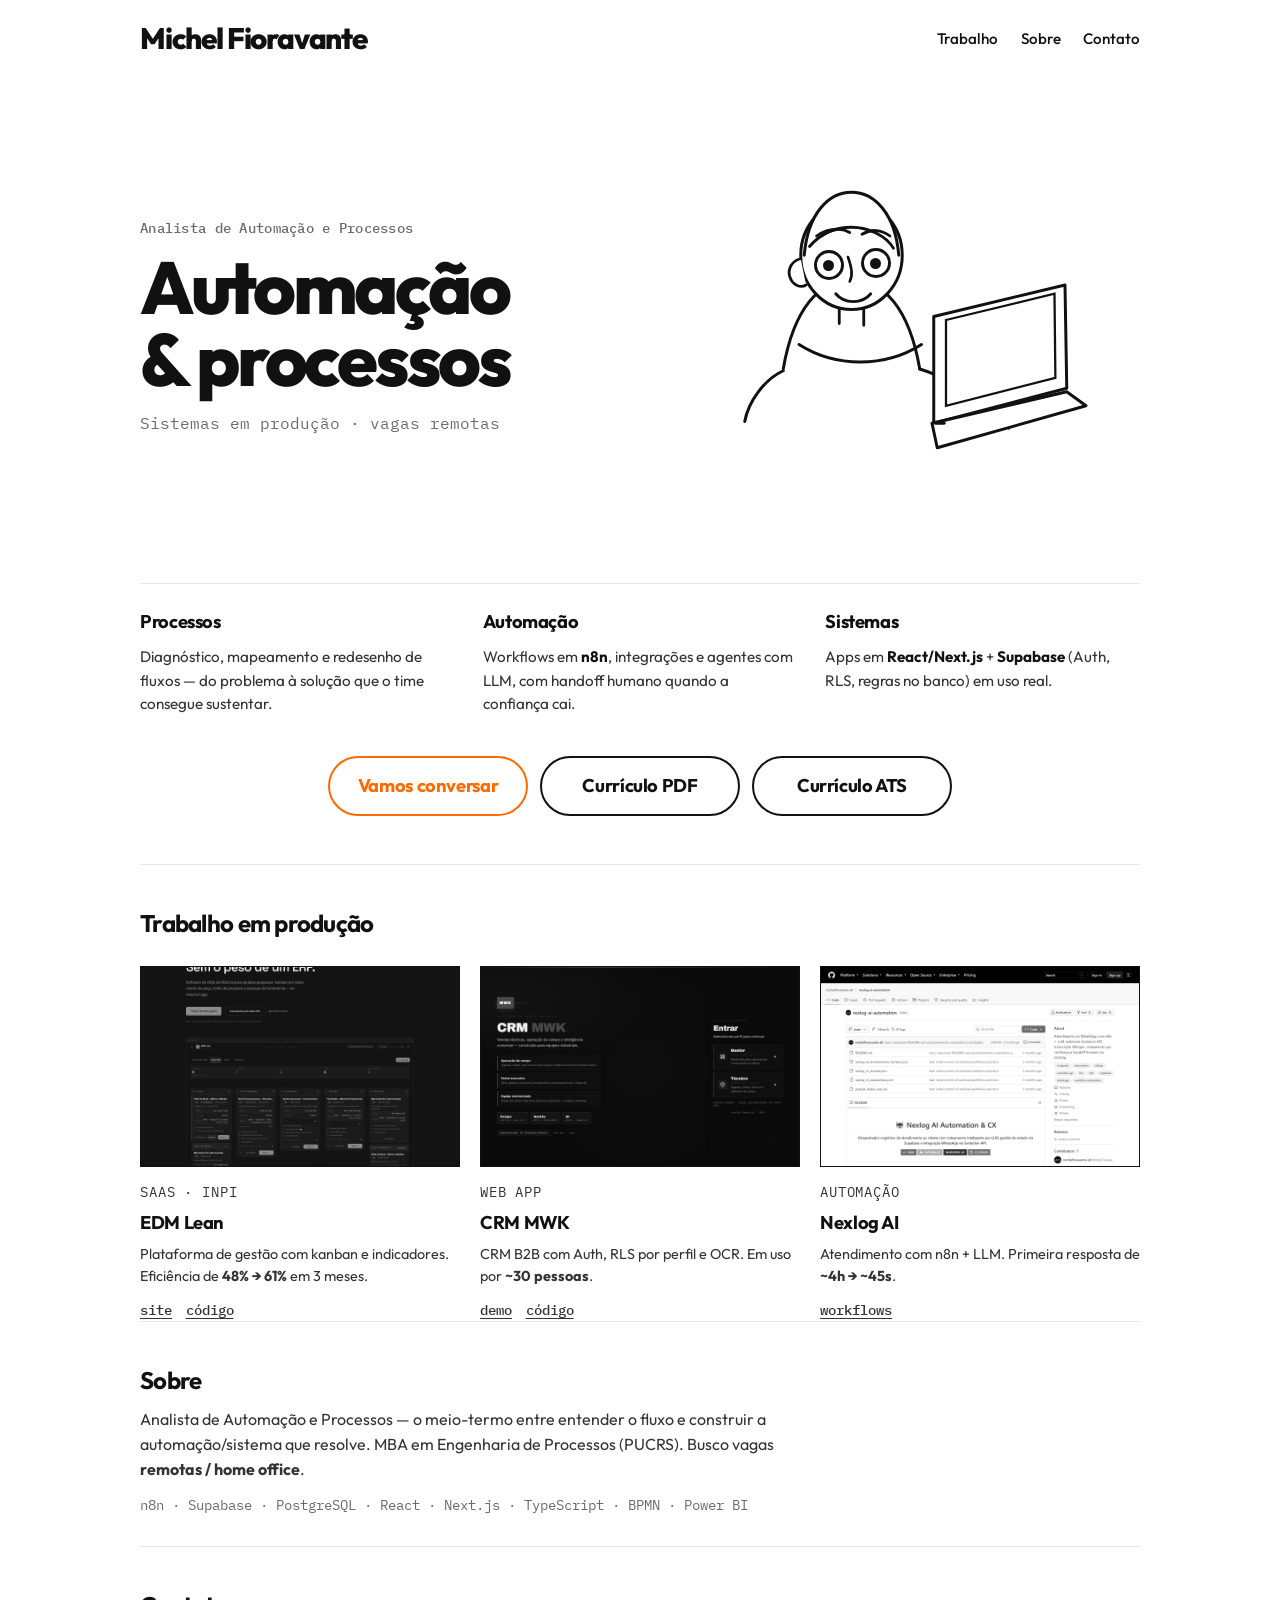
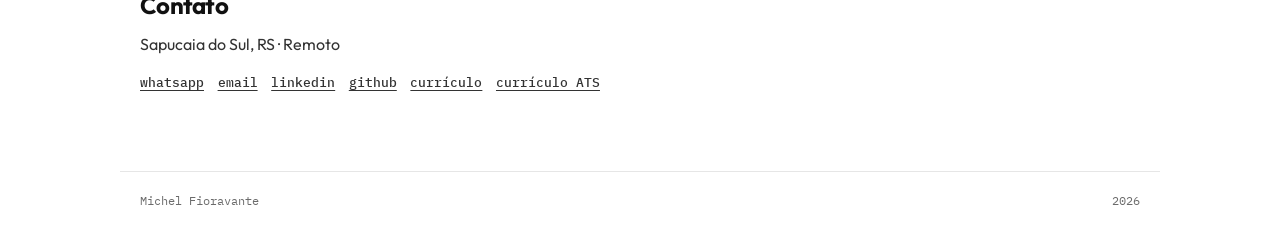
<file: index.html>
<!DOCTYPE html>
<html lang="pt-BR">
<head>
  <meta charset="UTF-8" />
  <meta name="viewport" content="width=device-width, initial-scale=1" />
  <title>Michel Fioravante — Analista de Automação e Processos</title>
  <meta name="description" content="Michel Fioravante: Analista de Automação e Processos. Sistemas, n8n, Supabase e React. Aberto a vagas remotas / home office." />

  <meta property="og:title" content="Michel Fioravante — Analista de Automação e Processos" />
  <meta property="og:description" content="Automação + processos. Sistemas em produção. Aberto a vagas remotas." />
  <meta property="og:type" content="website" />
  <meta property="og:url" content="https://michel-fioravante.vercel.app/" />
  <meta property="og:image" content="https://michel-fioravante.vercel.app/assets/og-card.jpg" />
  <meta property="og:image:secure_url" content="https://michel-fioravante.vercel.app/assets/og-card.jpg" />
  <meta property="og:image:type" content="image/jpeg" />
  <meta property="og:image:width" content="1280" />
  <meta property="og:image:height" content="720" />
  <meta property="og:image:alt" content="Michel Fioravante — Analista de Automação e Processos" />

  <meta name="twitter:card" content="summary_large_image" />
  <meta name="twitter:title" content="Michel Fioravante — Analista de Automação e Processos" />
  <meta name="twitter:description" content="Automação + processos. Sistemas em produção. Aberto a vagas remotas." />
  <meta name="twitter:image" content="https://michel-fioravante.vercel.app/assets/og-card.jpg" />

  <link rel="preconnect" href="https://fonts.googleapis.com" />
  <link rel="preconnect" href="https://fonts.gstatic.com" crossorigin />
  <link href="https://fonts.googleapis.com/css2?family=IBM+Plex+Mono:wght@400;500&family=Outfit:wght@400;500;600;700;800&display=swap" rel="stylesheet" />
  <link rel="stylesheet" href="styles.css?v=11" />
</head>
<body>
  <header class="top">
    <a class="logo" href="#topo">Michel Fioravante</a>
    <nav>
      <a href="#trabalho">Trabalho</a>
      <a href="#sobre">Sobre</a>
      <a href="#contato">Contato</a>
    </nav>
  </header>

  <main id="topo">
    <section class="hero">
      <div class="hero-text">
        <p class="role">Analista de Automação e Processos</p>
        <h1>Automação<br />&amp; processos</h1>
        <p class="sub">Sistemas em produção · vagas remotas</p>
      </div>

      <div class="hero-art">
        <div class="mascot-stage" id="mascot">
          <svg class="mascot" viewBox="0 0 480 400" fill="none" xmlns="http://www.w3.org/2000/svg" aria-hidden="true">
            <path d="M118 248c12-70 42-102 78-102s66 32 78 102" stroke="#111" stroke-width="3.4" stroke-linecap="round" stroke-linejoin="round" />
            <path d="M136 220c22 14 44 20 70 20s48-6 70-20" stroke="#111" stroke-width="3.4" stroke-linecap="round" />
            <path d="M118 250c-22 10-40 36-44 58" stroke="#111" stroke-width="3.4" stroke-linecap="round" />
            <path d="M274 248c28 8 58 28 86 48" stroke="#111" stroke-width="3.4" stroke-linecap="round" />
            <path d="M350 292c10 2 22 3 34 0" stroke="#111" stroke-width="3.4" stroke-linecap="round" />
            <path d="M358 296c3 8 6 14 8 20M370 294c2 9 5 16 6 22M380 292c2 8 4 14 5 18" stroke="#111" stroke-width="2.6" stroke-linecap="round" />
            <path d="M182 168v28M210 168v30" stroke="#111" stroke-width="3.2" stroke-linecap="round" />
            <ellipse cx="196" cy="118" rx="58" ry="62" stroke="#111" stroke-width="3.4" fill="#fff" />
            <path d="M142 118c4-48 28-72 54-72s50 24 54 72" stroke="#111" stroke-width="3.4" stroke-linecap="round" stroke-linejoin="round" fill="#fff" />
            <path d="M148 108c12-14 28-22 48-22s40 10 48 24" stroke="#111" stroke-width="3.2" stroke-linecap="round" />
            <path d="M156 96c8-6 16-8 24-8" stroke="#111" stroke-width="3" stroke-linecap="round" />
            <path d="M138 122c-10 2-16 12-12 22c3 8 12 12 18 8" stroke="#111" stroke-width="3.2" stroke-linecap="round" fill="#fff" />
            <path d="M162 96c10-8 22-10 32-4" stroke="#111" stroke-width="3.2" stroke-linecap="round" />
            <path d="M208 94c10-6 22-6 32 2" stroke="#111" stroke-width="3.2" stroke-linecap="round" />
            <path d="M192 120c4 12 6 20 2 28" stroke="#111" stroke-width="3" stroke-linecap="round" />
            <path d="M178 162c10 12 30 12 40 0" stroke="#111" stroke-width="3.2" stroke-linecap="round" />
            <g class="laptop">
              <path d="M290 188l150-36 2 118-152 40z" stroke="#111" stroke-width="3.4" stroke-linejoin="round" fill="#fff" />
              <path d="M304 192l124-30 1 96-125 32z" stroke="#111" stroke-width="2.6" fill="#fff" />
              <path d="M288 310l154-36 22 16-170 48z" stroke="#111" stroke-width="3.4" stroke-linejoin="round" fill="#fff" />
              <path d="M292 310h10" stroke="#111" stroke-width="3.2" stroke-linecap="round" />
            </g>
          </svg>

          <div class="eye eye-l" data-eye><i class="pupil"></i></div>
          <div class="eye eye-r" data-eye><i class="pupil"></i></div>
        </div>
      </div>
    </section>

    <section class="pillars">
      <article>
        <h2>Processos</h2>
        <p>
          Diagnóstico, mapeamento e redesenho de fluxos —
          do problema à solução que o time consegue sustentar.
        </p>
      </article>
      <article>
        <h2>Automação</h2>
        <p>
          Workflows em <strong>n8n</strong>, integrações e agentes com LLM,
          com handoff humano quando a confiança cai.
        </p>
      </article>
      <article>
        <h2>Sistemas</h2>
        <p>
          Apps em <strong>React/Next.js</strong> + <strong>Supabase</strong>
          (Auth, RLS, regras no banco) em uso real.
        </p>
      </article>
    </section>

    <div class="cta-wrap">
      <a
        class="cta"
        href="https://wa.me/5551982710396?text=Vim%20pelo%20seu%20portf%C3%B3lio"
        target="_blank"
        rel="noopener"
      >Vamos conversar</a>
      <a
        class="cta ghost"
        href="assets/Michel_Fioravante_Curriculo.pdf"
        download="Michel_Fioravante_Curriculo.pdf"
      >Currículo PDF</a>
      <a
        class="cta ghost"
        href="assets/Michel_Fioravante_Curriculo_ATS.pdf"
        download="Michel_Fioravante_Curriculo_ATS.pdf"
      >Currículo ATS</a>
    </div>

    <section id="trabalho" class="work">
      <h2 class="work-title">Trabalho em produção</h2>

      <div class="work-grid">
        <article class="work-card">
          <a class="thumb" href="https://edmlean.com.br" target="_blank" rel="noopener">
            <img src="assets/edm-lean.png" alt="EDM Lean" loading="lazy" width="1440" height="900" />
          </a>
          <p class="tag">SaaS · INPI</p>
          <h3>EDM Lean</h3>
          <p>
            Plataforma de gestão com kanban e indicadores.
            Eficiência de <strong>48% → 61%</strong> em 3 meses.
          </p>
          <p class="links">
            <a href="https://edmlean.com.br" target="_blank" rel="noopener">site</a>
            <a href="https://github.com/michelfioravante-alt/edm-lean" target="_blank" rel="noopener">código</a>
          </p>
        </article>

        <article class="work-card">
          <a class="thumb" href="https://crm-mwk.vercel.app" target="_blank" rel="noopener">
            <img src="assets/crm-mwk.png" alt="CRM MWK" loading="lazy" width="1440" height="900" />
          </a>
          <p class="tag">Web app</p>
          <h3>CRM MWK</h3>
          <p>
            CRM B2B com Auth, RLS por perfil e OCR.
            Em uso por <strong>~30 pessoas</strong>.
          </p>
          <p class="links">
            <a href="https://crm-mwk.vercel.app" target="_blank" rel="noopener">demo</a>
            <a href="https://github.com/michelfioravante-alt/crm-mwk" target="_blank" rel="noopener">código</a>
          </p>
        </article>

        <article class="work-card">
          <a class="thumb" href="https://github.com/michelfioravante-alt/nexlog-ai-automation" target="_blank" rel="noopener">
            <img src="assets/nexlog.png" alt="Nexlog AI" loading="lazy" width="1440" height="900" />
          </a>
          <p class="tag">Automação</p>
          <h3>Nexlog AI</h3>
          <p>
            Atendimento com n8n + LLM.
            Primeira resposta de <strong>~4h → ~45s</strong>.
          </p>
          <p class="links">
            <a href="https://github.com/michelfioravante-alt/nexlog-ai-automation" target="_blank" rel="noopener">workflows</a>
          </p>
        </article>
      </div>
    </section>

    <section id="sobre" class="about">
      <h2>Sobre</h2>
      <p>
        Analista de Automação e Processos — o meio-termo entre entender o fluxo
        e construir a automação/sistema que resolve. MBA em Engenharia de Processos (PUCRS).
        Busco vagas <strong>remotas / home office</strong>.
      </p>
      <p class="stack">
        n8n · Supabase · PostgreSQL · React · Next.js · TypeScript · BPMN · Power BI
      </p>
    </section>

    <section id="contato" class="contact">
      <h2>Contato</h2>
      <p>Sapucaia do Sul, RS · Remoto</p>
      <p class="links contact-links">
        <a
          href="https://wa.me/5551982710396?text=Vim%20pelo%20seu%20portf%C3%B3lio"
          target="_blank"
          rel="noopener"
        >whatsapp</a>
        <a href="mailto:michelfioravante@gmail.com">email</a>
        <a href="https://www.linkedin.com/in/michel-fioravante/" target="_blank" rel="noopener">linkedin</a>
        <a href="https://github.com/michelfioravante-alt" target="_blank" rel="noopener">github</a>
        <a href="assets/Michel_Fioravante_Curriculo.pdf" download="Michel_Fioravante_Curriculo.pdf">currículo</a>
        <a href="assets/Michel_Fioravante_Curriculo_ATS.pdf" download="Michel_Fioravante_Curriculo_ATS.pdf">currículo ATS</a>
      </p>
    </section>
  </main>

  <footer>
    <span>Michel Fioravante</span>
    <span>2026</span>
  </footer>

  <script>
    (function () {
      var eyes = document.querySelectorAll("[data-eye]");
      if (!eyes.length) return;

      document.addEventListener("mousemove", function (e) {
        for (var i = 0; i < eyes.length; i++) {
          var eye = eyes[i];
          var pupil = eye.querySelector(".pupil");
          if (!pupil) continue;

          var r = eye.getBoundingClientRect();
          var x = e.clientX - (r.left + r.width / 2);
          var y = e.clientY - (r.top + r.height / 2);
          var angle = Math.atan2(y, x);
          var maxMove = Math.min(r.width, r.height) * 0.32;
          var travel = Math.min(maxMove, Math.hypot(x, y) / 8);

          pupil.style.transform =
            "translate(" +
            (Math.cos(angle) * travel).toFixed(2) +
            "px, " +
            (Math.sin(angle) * travel).toFixed(2) +
            "px)";
        }
      });
    })();
  </script>
</body>
</html>
</file>
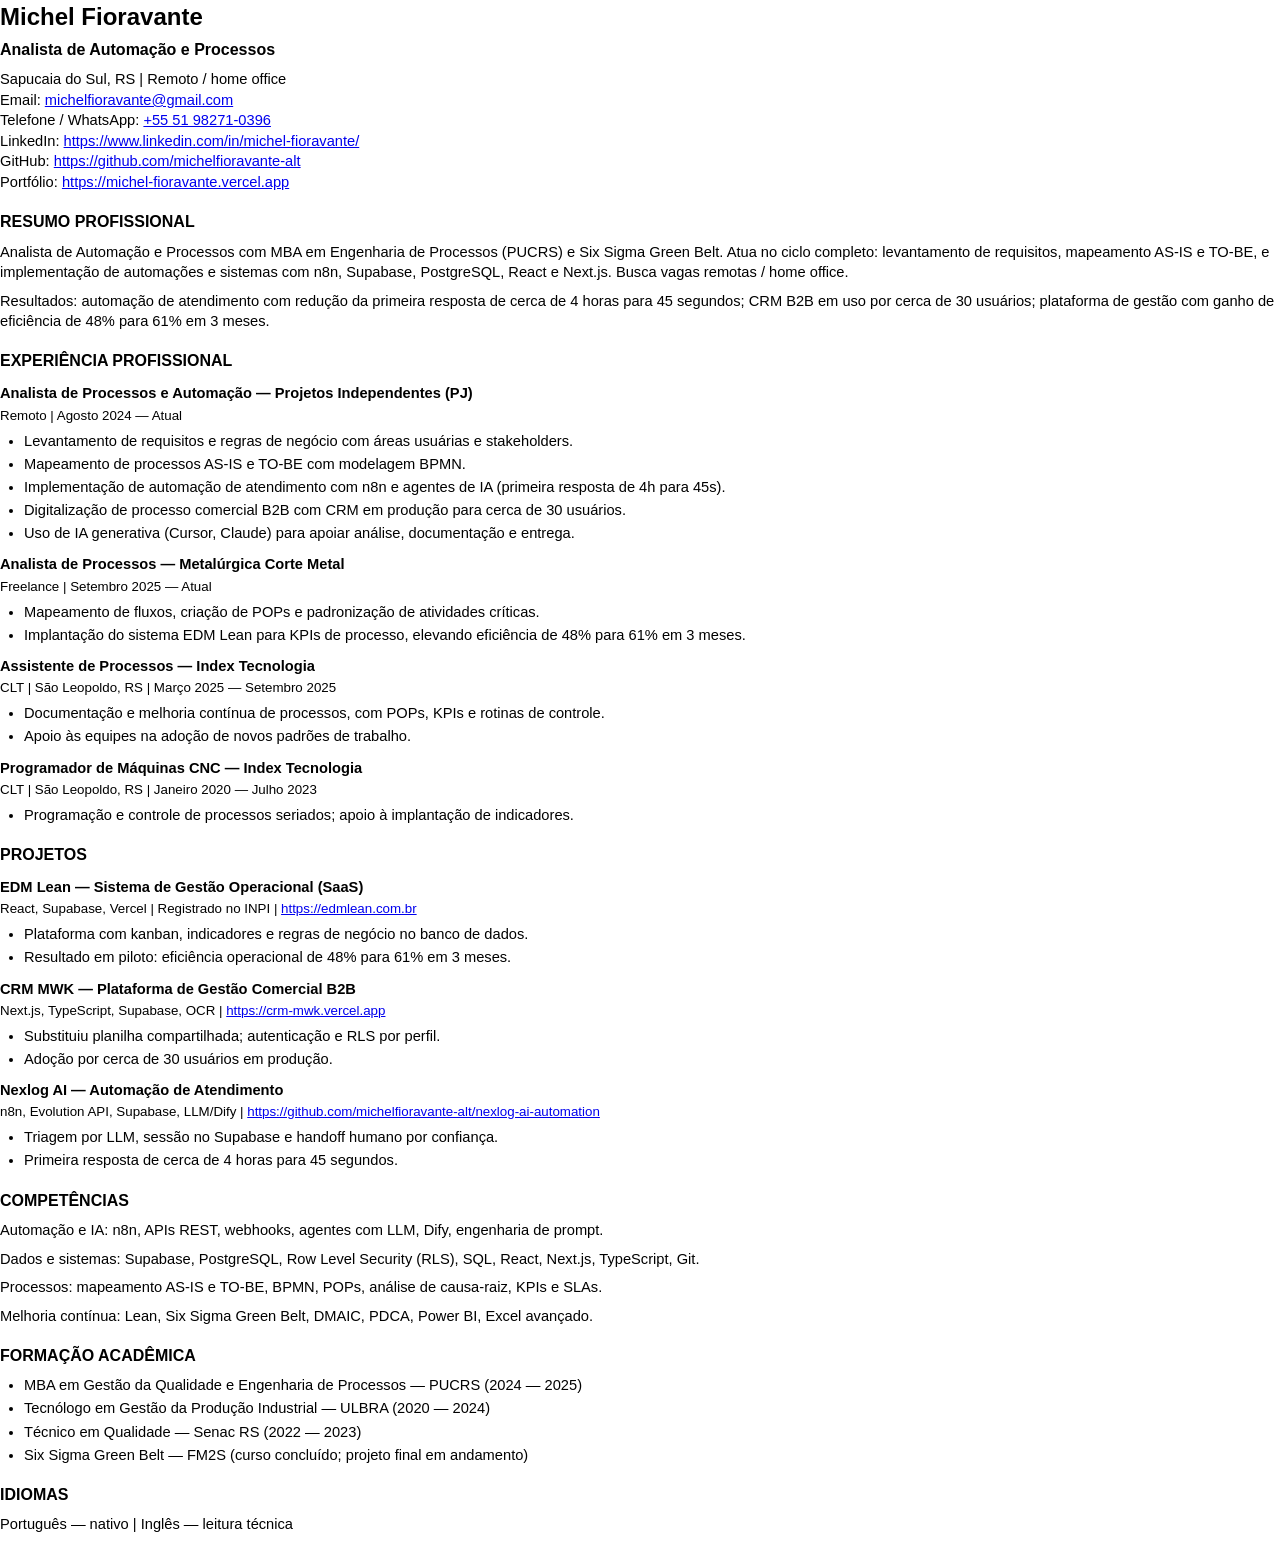
<file: assets/cv-ats.html>
<!DOCTYPE html>
<html lang="pt-BR">
<head>
  <meta charset="UTF-8" />
  <title>Michel Fioravante — Currículo ATS</title>
  <style>
    * { box-sizing: border-box; }
    body {
      margin: 0;
      padding: 0;
      font-family: Arial, Helvetica, sans-serif;
      font-size: 11pt;
      line-height: 1.4;
      color: #000;
    }
    h1 { font-size: 18pt; font-weight: bold; margin: 0 0 4pt; }
    h2 { font-size: 12pt; font-weight: bold; margin: 14pt 0 6pt; }
    h3 { font-size: 11pt; font-weight: bold; margin: 8pt 0 2pt; }
    p { margin: 0 0 6pt; }
    ul { margin: 0 0 8pt; padding-left: 18pt; }
    li { margin-bottom: 2pt; }
    a { color: #0000EE; text-decoration: underline; }
    .role { font-size: 12pt; font-weight: bold; margin: 0 0 6pt; }
    .meta { font-size: 10pt; margin: 0 0 4pt; }
    @page { size: A4; margin: 15mm; }
  </style>
</head>
<body>
  <h1>Michel Fioravante</h1>
  <p class="role">Analista de Automação e Processos</p>
  <p>
    Sapucaia do Sul, RS | Remoto / home office<br />
    Email: <a href="mailto:michelfioravante@gmail.com">michelfioravante@gmail.com</a><br />
    Telefone / WhatsApp: <a href="https://wa.me/5551982710396">+55 51 98271-0396</a><br />
    LinkedIn: <a href="https://www.linkedin.com/in/michel-fioravante/">https://www.linkedin.com/in/michel-fioravante/</a><br />
    GitHub: <a href="https://github.com/michelfioravante-alt">https://github.com/michelfioravante-alt</a><br />
    Portfólio: <a href="https://michel-fioravante.vercel.app">https://michel-fioravante.vercel.app</a>
  </p>

  <h2>RESUMO PROFISSIONAL</h2>
  <p>
    Analista de Automação e Processos com MBA em Engenharia de Processos (PUCRS) e Six Sigma Green Belt.
    Atua no ciclo completo: levantamento de requisitos, mapeamento AS-IS e TO-BE, e implementação de
    automações e sistemas com n8n, Supabase, PostgreSQL, React e Next.js. Busca vagas remotas / home office.
  </p>
  <p>
    Resultados: automação de atendimento com redução da primeira resposta de cerca de 4 horas para 45 segundos;
    CRM B2B em uso por cerca de 30 usuários; plataforma de gestão com ganho de eficiência de 48% para 61% em 3 meses.
  </p>

  <h2>EXPERIÊNCIA PROFISSIONAL</h2>

  <h3>Analista de Processos e Automação — Projetos Independentes (PJ)</h3>
  <p class="meta">Remoto | Agosto 2024 — Atual</p>
  <ul>
    <li>Levantamento de requisitos e regras de negócio com áreas usuárias e stakeholders.</li>
    <li>Mapeamento de processos AS-IS e TO-BE com modelagem BPMN.</li>
    <li>Implementação de automação de atendimento com n8n e agentes de IA (primeira resposta de 4h para 45s).</li>
    <li>Digitalização de processo comercial B2B com CRM em produção para cerca de 30 usuários.</li>
    <li>Uso de IA generativa (Cursor, Claude) para apoiar análise, documentação e entrega.</li>
  </ul>

  <h3>Analista de Processos — Metalúrgica Corte Metal</h3>
  <p class="meta">Freelance | Setembro 2025 — Atual</p>
  <ul>
    <li>Mapeamento de fluxos, criação de POPs e padronização de atividades críticas.</li>
    <li>Implantação do sistema EDM Lean para KPIs de processo, elevando eficiência de 48% para 61% em 3 meses.</li>
  </ul>

  <h3>Assistente de Processos — Index Tecnologia</h3>
  <p class="meta">CLT | São Leopoldo, RS | Março 2025 — Setembro 2025</p>
  <ul>
    <li>Documentação e melhoria contínua de processos, com POPs, KPIs e rotinas de controle.</li>
    <li>Apoio às equipes na adoção de novos padrões de trabalho.</li>
  </ul>

  <h3>Programador de Máquinas CNC — Index Tecnologia</h3>
  <p class="meta">CLT | São Leopoldo, RS | Janeiro 2020 — Julho 2023</p>
  <ul>
    <li>Programação e controle de processos seriados; apoio à implantação de indicadores.</li>
  </ul>

  <h2>PROJETOS</h2>

  <h3>EDM Lean — Sistema de Gestão Operacional (SaaS)</h3>
  <p class="meta">
    React, Supabase, Vercel | Registrado no INPI |
    <a href="https://edmlean.com.br">https://edmlean.com.br</a>
  </p>
  <ul>
    <li>Plataforma com kanban, indicadores e regras de negócio no banco de dados.</li>
    <li>Resultado em piloto: eficiência operacional de 48% para 61% em 3 meses.</li>
  </ul>

  <h3>CRM MWK — Plataforma de Gestão Comercial B2B</h3>
  <p class="meta">
    Next.js, TypeScript, Supabase, OCR |
    <a href="https://crm-mwk.vercel.app">https://crm-mwk.vercel.app</a>
  </p>
  <ul>
    <li>Substituiu planilha compartilhada; autenticação e RLS por perfil.</li>
    <li>Adoção por cerca de 30 usuários em produção.</li>
  </ul>

  <h3>Nexlog AI — Automação de Atendimento</h3>
  <p class="meta">
    n8n, Evolution API, Supabase, LLM/Dify |
    <a href="https://github.com/michelfioravante-alt/nexlog-ai-automation">https://github.com/michelfioravante-alt/nexlog-ai-automation</a>
  </p>
  <ul>
    <li>Triagem por LLM, sessão no Supabase e handoff humano por confiança.</li>
    <li>Primeira resposta de cerca de 4 horas para 45 segundos.</li>
  </ul>

  <h2>COMPETÊNCIAS</h2>
  <p>Automação e IA: n8n, APIs REST, webhooks, agentes com LLM, Dify, engenharia de prompt.</p>
  <p>Dados e sistemas: Supabase, PostgreSQL, Row Level Security (RLS), SQL, React, Next.js, TypeScript, Git.</p>
  <p>Processos: mapeamento AS-IS e TO-BE, BPMN, POPs, análise de causa-raiz, KPIs e SLAs.</p>
  <p>Melhoria contínua: Lean, Six Sigma Green Belt, DMAIC, PDCA, Power BI, Excel avançado.</p>

  <h2>FORMAÇÃO ACADÊMICA</h2>
  <ul>
    <li>MBA em Gestão da Qualidade e Engenharia de Processos — PUCRS (2024 — 2025)</li>
    <li>Tecnólogo em Gestão da Produção Industrial — ULBRA (2020 — 2024)</li>
    <li>Técnico em Qualidade — Senac RS (2022 — 2023)</li>
    <li>Six Sigma Green Belt — FM2S (curso concluído; projeto final em andamento)</li>
  </ul>

  <h2>IDIOMAS</h2>
  <p>Português — nativo | Inglês — leitura técnica</p>
</body>
</html>
</file>
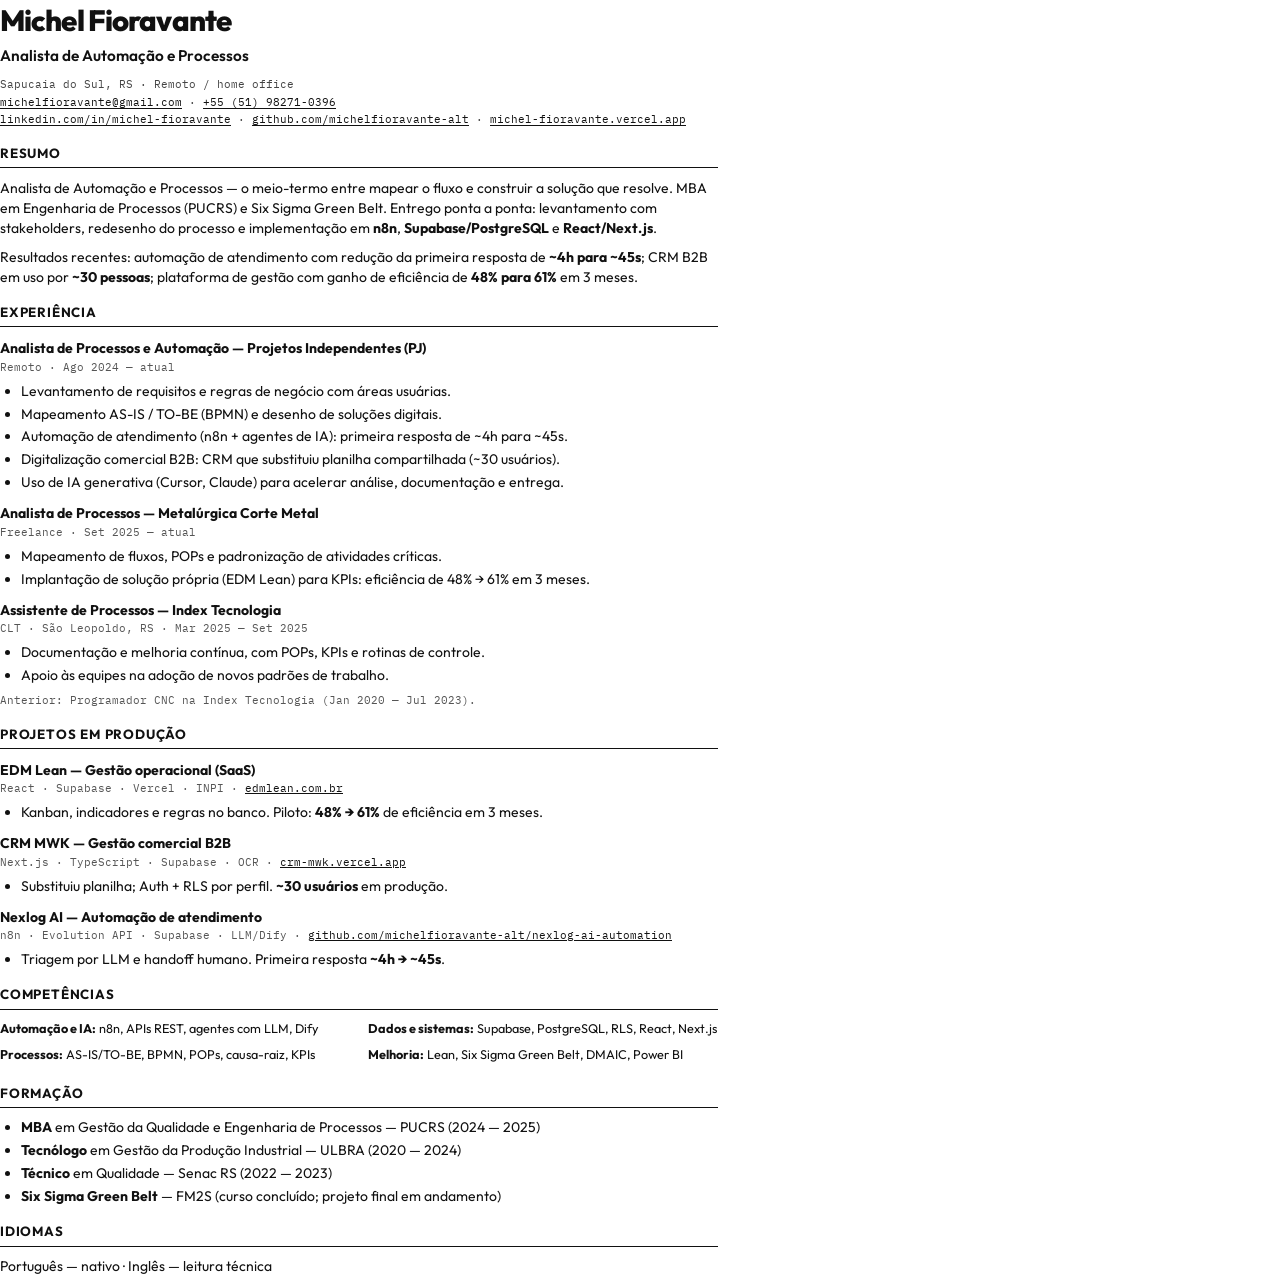
<file: assets/cv.html>
<!DOCTYPE html>
<html lang="pt-BR">
<head>
  <meta charset="UTF-8" />
  <title>Michel Fioravante — Currículo</title>
  <link href="https://fonts.googleapis.com/css2?family=IBM+Plex+Mono:wght@400;500&family=Outfit:wght@400;600;700;800&display=swap" rel="stylesheet" />
  <style>
    * { box-sizing: border-box; }
    body {
      margin: 0;
      padding: 0;
      font-family: Outfit, "Segoe UI", sans-serif;
      font-size: 10.5pt;
      line-height: 1.45;
      color: #111;
    }
    .page { padding: 0; max-width: 190mm; }
    h1 {
      font-size: 22pt;
      font-weight: 800;
      letter-spacing: -0.03em;
      margin: 0 0 2pt;
    }
    .role {
      font-size: 11.5pt;
      font-weight: 600;
      margin: 0 0 6pt;
    }
    .contact {
      font-family: "IBM Plex Mono", monospace;
      font-size: 8.5pt;
      color: #444;
      margin: 0 0 12pt;
      line-height: 1.55;
    }
    .contact a {
      color: #111;
      text-decoration: underline;
      text-underline-offset: 2px;
    }
    h2 {
      font-size: 10pt;
      font-weight: 700;
      letter-spacing: 0.06em;
      text-transform: uppercase;
      border-bottom: 1.5px solid #111;
      padding-bottom: 3pt;
      margin: 12pt 0 7pt;
    }
    h3 {
      font-size: 10.5pt;
      font-weight: 700;
      margin: 8pt 0 1pt;
    }
    .meta {
      font-family: "IBM Plex Mono", monospace;
      font-size: 8pt;
      color: #555;
      margin: 0 0 4pt;
    }
    .meta a { color: #111; }
    p { margin: 0 0 6pt; }
    ul {
      margin: 0 0 6pt;
      padding-left: 16pt;
    }
    li { margin-bottom: 2pt; }
    .skills {
      display: grid;
      grid-template-columns: 1fr 1fr;
      gap: 3pt 14pt;
    }
    .skills p { margin: 0 0 3pt; font-size: 9.5pt; }
    @page { size: A4; margin: 14mm 16mm; }
  </style>
</head>
<body>
  <div class="page">
    <h1>Michel Fioravante</h1>
    <p class="role">Analista de Automação e Processos</p>
    <p class="contact">
      Sapucaia do Sul, RS · Remoto / home office<br />
      <a href="mailto:michelfioravante@gmail.com">michelfioravante@gmail.com</a>
      ·
      <a href="https://wa.me/5551982710396">+55 (51) 98271-0396</a><br />
      <a href="https://www.linkedin.com/in/michel-fioravante/">linkedin.com/in/michel-fioravante</a>
      ·
      <a href="https://github.com/michelfioravante-alt">github.com/michelfioravante-alt</a>
      ·
      <a href="https://michel-fioravante.vercel.app">michel-fioravante.vercel.app</a>
    </p>

    <h2>Resumo</h2>
    <p>
      Analista de Automação e Processos — o meio-termo entre mapear o fluxo e construir a solução que resolve.
      MBA em Engenharia de Processos (PUCRS) e Six Sigma Green Belt. Entrego ponta a ponta: levantamento com
      stakeholders, redesenho do processo e implementação em <strong>n8n</strong>, <strong>Supabase/PostgreSQL</strong>
      e <strong>React/Next.js</strong>.
    </p>
    <p>
      Resultados recentes: automação de atendimento com redução da primeira resposta de <strong>~4h para ~45s</strong>;
      CRM B2B em uso por <strong>~30 pessoas</strong>; plataforma de gestão com ganho de eficiência de
      <strong>48% para 61%</strong> em 3 meses.
    </p>

    <h2>Experiência</h2>

    <h3>Analista de Processos e Automação — Projetos Independentes (PJ)</h3>
    <p class="meta">Remoto · Ago 2024 — atual</p>
    <ul>
      <li>Levantamento de requisitos e regras de negócio com áreas usuárias.</li>
      <li>Mapeamento AS-IS / TO-BE (BPMN) e desenho de soluções digitais.</li>
      <li>Automação de atendimento (n8n + agentes de IA): primeira resposta de ~4h para ~45s.</li>
      <li>Digitalização comercial B2B: CRM que substituiu planilha compartilhada (~30 usuários).</li>
      <li>Uso de IA generativa (Cursor, Claude) para acelerar análise, documentação e entrega.</li>
    </ul>

    <h3>Analista de Processos — Metalúrgica Corte Metal</h3>
    <p class="meta">Freelance · Set 2025 — atual</p>
    <ul>
      <li>Mapeamento de fluxos, POPs e padronização de atividades críticas.</li>
      <li>Implantação de solução própria (EDM Lean) para KPIs: eficiência de 48% → 61% em 3 meses.</li>
    </ul>

    <h3>Assistente de Processos — Index Tecnologia</h3>
    <p class="meta">CLT · São Leopoldo, RS · Mar 2025 — Set 2025</p>
    <ul>
      <li>Documentação e melhoria contínua, com POPs, KPIs e rotinas de controle.</li>
      <li>Apoio às equipes na adoção de novos padrões de trabalho.</li>
    </ul>
    <p class="meta">Anterior: Programador CNC na Index Tecnologia (Jan 2020 — Jul 2023).</p>

    <h2>Projetos em produção</h2>

    <h3>EDM Lean — Gestão operacional (SaaS)</h3>
    <p class="meta">
      React · Supabase · Vercel · INPI ·
      <a href="https://edmlean.com.br">edmlean.com.br</a>
    </p>
    <ul>
      <li>Kanban, indicadores e regras no banco. Piloto: <strong>48% → 61%</strong> de eficiência em 3 meses.</li>
    </ul>

    <h3>CRM MWK — Gestão comercial B2B</h3>
    <p class="meta">
      Next.js · TypeScript · Supabase · OCR ·
      <a href="https://crm-mwk.vercel.app">crm-mwk.vercel.app</a>
    </p>
    <ul>
      <li>Substituiu planilha; Auth + RLS por perfil. <strong>~30 usuários</strong> em produção.</li>
    </ul>

    <h3>Nexlog AI — Automação de atendimento</h3>
    <p class="meta">
      n8n · Evolution API · Supabase · LLM/Dify ·
      <a href="https://github.com/michelfioravante-alt/nexlog-ai-automation">github.com/michelfioravante-alt/nexlog-ai-automation</a>
    </p>
    <ul>
      <li>Triagem por LLM e handoff humano. Primeira resposta <strong>~4h → ~45s</strong>.</li>
    </ul>

    <h2>Competências</h2>
    <div class="skills">
      <p><strong>Automação e IA:</strong> n8n, APIs REST, agentes com LLM, Dify</p>
      <p><strong>Dados e sistemas:</strong> Supabase, PostgreSQL, RLS, React, Next.js</p>
      <p><strong>Processos:</strong> AS-IS/TO-BE, BPMN, POPs, causa-raiz, KPIs</p>
      <p><strong>Melhoria:</strong> Lean, Six Sigma Green Belt, DMAIC, Power BI</p>
    </div>

    <h2>Formação</h2>
    <ul>
      <li><strong>MBA</strong> em Gestão da Qualidade e Engenharia de Processos — PUCRS (2024 — 2025)</li>
      <li><strong>Tecnólogo</strong> em Gestão da Produção Industrial — ULBRA (2020 — 2024)</li>
      <li><strong>Técnico</strong> em Qualidade — Senac RS (2022 — 2023)</li>
      <li><strong>Six Sigma Green Belt</strong> — FM2S (curso concluído; projeto final em andamento)</li>
    </ul>

    <h2>Idiomas</h2>
    <p>Português — nativo · Inglês — leitura técnica</p>
  </div>
</body>
</html>
</file>
<file: styles.css>
:root {
  --bg: #ffffff;
  --ink: #111111;
  --muted: #6b6b6b;
  --line: #e6e6e6;
  --orange: #ff6a00;
  --font: "Outfit", "Segoe UI", sans-serif;
  --mono: "IBM Plex Mono", ui-monospace, monospace;
  --max: 1040px;
}

*,
*::before,
*::after {
  box-sizing: border-box;
}

html {
  scroll-behavior: smooth;
}

body {
  margin: 0;
  min-height: 100vh;
  font-family: var(--font);
  color: var(--ink);
  background: var(--bg);
  line-height: 1.55;
  -webkit-font-smoothing: antialiased;
}

a {
  color: inherit;
  text-decoration: none;
}

.top {
  max-width: var(--max);
  margin: 0 auto;
  padding: 1.4rem 1.25rem 0.5rem;
  display: flex;
  align-items: center;
  justify-content: space-between;
  gap: 1rem;
}

.logo {
  font-weight: 800;
  font-size: clamp(1.45rem, 3.5vw, 1.85rem);
  letter-spacing: -0.04em;
  line-height: 1.1;
}

.top nav {
  display: flex;
  gap: 1.4rem;
  font-size: 0.95rem;
  font-weight: 500;
}

.top nav a:hover {
  opacity: 0.55;
}

main {
  max-width: var(--max);
  margin: 0 auto;
  padding: 0 1.25rem 3rem;
}

.hero {
  display: grid;
  grid-template-columns: 1fr 1.05fr;
  gap: 1.5rem;
  align-items: center;
  min-height: min(62vh, 520px);
  padding: 2rem 0 1.5rem;
}

.role {
  margin: 0 0 0.65rem;
  font-family: var(--mono);
  font-size: 0.88rem;
  font-weight: 500;
  letter-spacing: 0.02em;
  color: var(--muted);
}

.hero h1 {
  margin: 0;
  font-size: clamp(2.8rem, 7.5vw, 4.6rem);
  font-weight: 800;
  line-height: 0.98;
  letter-spacing: -0.045em;
}

.sub {
  margin: 1rem 0 0;
  font-family: var(--mono);
  font-size: 1rem;
  color: var(--muted);
}

.hero-art {
  display: flex;
  justify-content: center;
  align-items: center;
}

.mascot-stage {
  position: relative;
  width: min(100%, 420px);
}

.mascot {
  display: block;
  width: 100%;
  height: auto;
  user-select: none;
  pointer-events: none;
}

.eye {
  position: absolute;
  z-index: 2;
  width: 7.2%;
  aspect-ratio: 1;
  border: 3px solid #111;
  border-radius: 50%;
  background: #fff;
  display: flex;
  align-items: center;
  justify-content: center;
  overflow: hidden;
  pointer-events: none;
}

.eye-l {
  left: 31.8%;
  top: 28%;
}

.eye-r {
  left: 43%;
  top: 27.5%;
}

.pupil {
  display: block;
  width: 45%;
  height: 45%;
  border-radius: 50%;
  background: #111;
  flex-shrink: 0;
  transform: translate(0, 0);
  will-change: transform;
}

.pillars {
  display: grid;
  grid-template-columns: repeat(3, 1fr);
  gap: 1.75rem;
  padding: 1.5rem 0 2rem;
  border-top: 1px solid var(--line);
}

.pillars h2 {
  margin: 0 0 0.55rem;
  font-size: 1.15rem;
  font-weight: 700;
  letter-spacing: -0.02em;
}

.pillars p {
  margin: 0;
  font-size: 0.95rem;
  color: #333;
}

.pillars strong {
  font-weight: 700;
  color: var(--ink);
}

.cta-wrap {
  display: flex;
  justify-content: center;
  flex-wrap: wrap;
  gap: 0.75rem;
  padding: 0.5rem 0 3rem;
}

.cta {
  display: inline-flex;
  align-items: center;
  justify-content: center;
  min-width: 200px;
  padding: 0.85rem 1.6rem;
  border: 2.5px solid var(--orange);
  border-radius: 999px;
  color: var(--orange);
  font-weight: 700;
  font-size: 1.15rem;
  letter-spacing: -0.02em;
  transition: background 0.15s ease, color 0.15s ease;
}

.cta:hover {
  background: var(--orange);
  color: #fff;
}

.cta.ghost {
  border-color: var(--ink);
  color: var(--ink);
}

.cta.ghost:hover {
  background: var(--ink);
  color: #fff;
}

.work {
  border-top: 1px solid var(--line);
  padding-top: 2.5rem;
}

.work-title {
  margin: 0 0 1.5rem;
  font-size: 1.5rem;
  font-weight: 700;
  letter-spacing: -0.03em;
}

.work-grid {
  display: grid;
  grid-template-columns: repeat(3, minmax(0, 1fr));
  gap: 1.25rem;
}

.work-card {
  display: flex;
  flex-direction: column;
  gap: 0.35rem;
  min-width: 0;
}

.thumb {
  display: block;
  border: 1.5px solid var(--ink);
  overflow: hidden;
  background: #fafafa;
  margin-bottom: 0.55rem;
}

.thumb img {
  display: block;
  width: 100%;
  height: auto;
  aspect-ratio: 16 / 10;
  object-fit: cover;
  object-position: top center;
  filter: grayscale(1);
  transition: filter 0.3s ease;
}

.thumb:hover img {
  filter: grayscale(0);
}

.tag {
  margin: 0;
  font-family: var(--mono);
  font-size: 0.68rem;
  letter-spacing: 0.06em;
  text-transform: uppercase;
  color: var(--muted);
}

.work-card h3 {
  margin: 0;
  font-size: 1.15rem;
  font-weight: 700;
  letter-spacing: -0.02em;
}

.work-card > p {
  margin: 0;
  color: #333;
  font-size: 0.9rem;
}

.links {
  display: flex;
  flex-wrap: wrap;
  gap: 0.85rem;
  margin-top: 0.35rem !important;
  font-family: var(--mono);
  font-size: 0.82rem;
  font-weight: 500;
}

.links a {
  text-decoration: underline;
  text-underline-offset: 3px;
}

.links a:hover {
  color: var(--orange);
}

.about,
.contact {
  border-top: 1px solid var(--line);
  padding: 2.5rem 0 1rem;
}

.about h2,
.contact h2 {
  margin: 0 0 0.5rem;
  font-size: 1.5rem;
  font-weight: 700;
  letter-spacing: -0.03em;
}

.about p,
.contact > p {
  margin: 0 0 0.85rem;
  max-width: 40rem;
  color: #333;
}

.stack {
  font-family: var(--mono);
  font-size: 0.85rem;
  color: var(--muted) !important;
}

.contact-links {
  margin-top: 1rem !important;
}

footer {
  max-width: var(--max);
  margin: 0 auto;
  padding: 1.25rem 1.25rem 2.5rem;
  display: flex;
  justify-content: space-between;
  gap: 1rem;
  border-top: 1px solid var(--line);
  font-family: var(--mono);
  font-size: 0.75rem;
  color: var(--muted);
}

@media (max-width: 820px) {
  .hero,
  .pillars,
  .work-grid {
    grid-template-columns: 1fr;
  }

  .hero {
    min-height: auto;
    gap: 0.5rem;
  }

  .hero-art {
    order: -1;
  }

  .mascot-stage {
    width: min(100%, 320px);
  }
}
</file>
